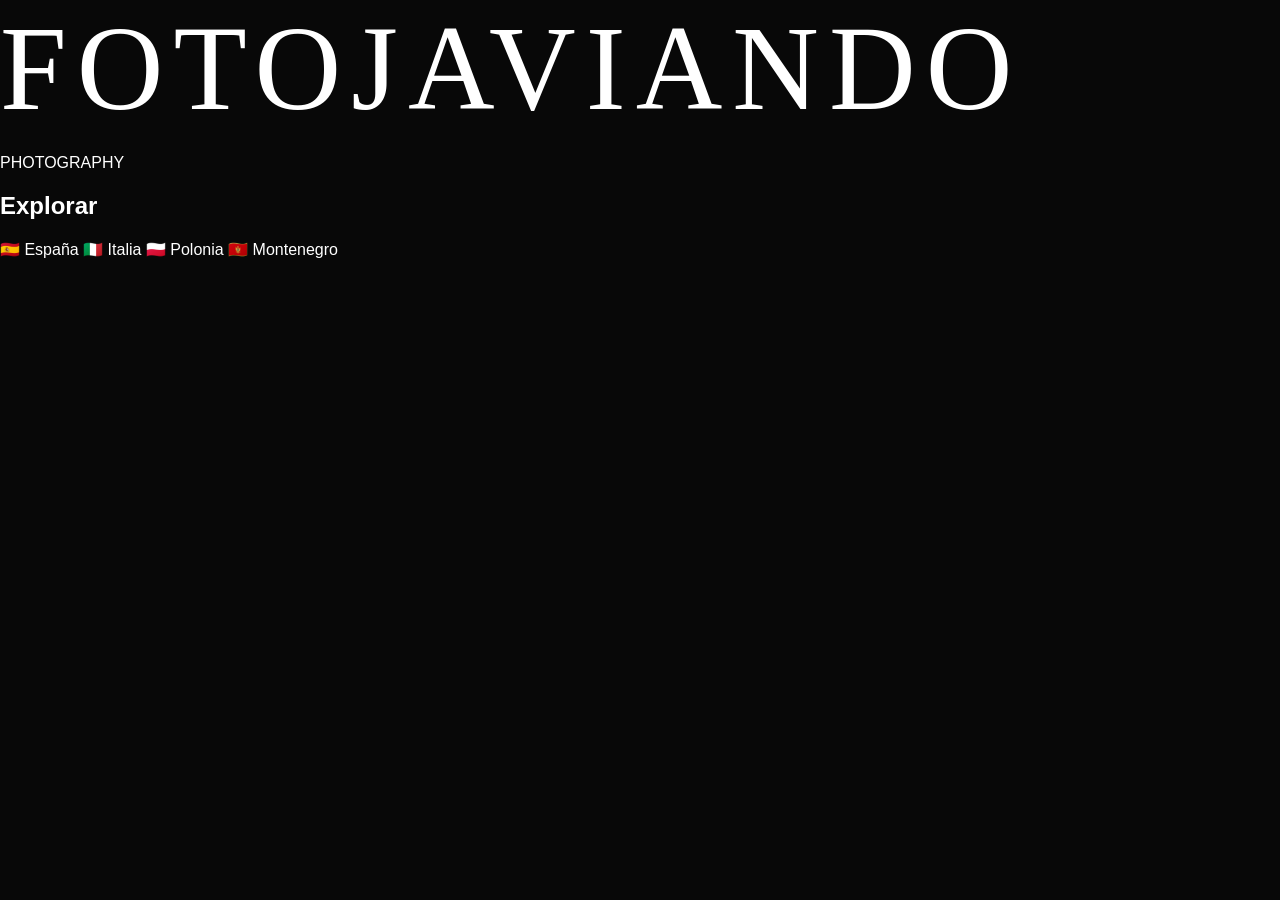
<file: Index.html>
<!DOCTYPE html>
<html lang="es">

<head>
    <meta charset="UTF-8">
    <meta name="viewport" content="width=device-width, initial-scale=1.0">
    <title>FotoJaviando</title>
    <link rel="stylesheet" href="style.css">
</head>

<body>

    <header>
        <h1>FOTOJAVIANDO</h1>
        <p>PHOTOGRAPHY</p>
    </header>

    <main>
        <h2>Explorar</h2>

        <div class="lugares">

            <a class="lugar" href="espana.html">
                🇪🇸 España
            </a>

            <a class="lugar" href="#">
                🇮🇹 Italia
            </a>

            <a class="lugar" href="#">
                🇵🇱 Polonia
            </a>

            <a class="lugar" href="#">
                🇲🇪 Montenegro
            </a>

        </div>
    </main>

</body>

</html>
</file>
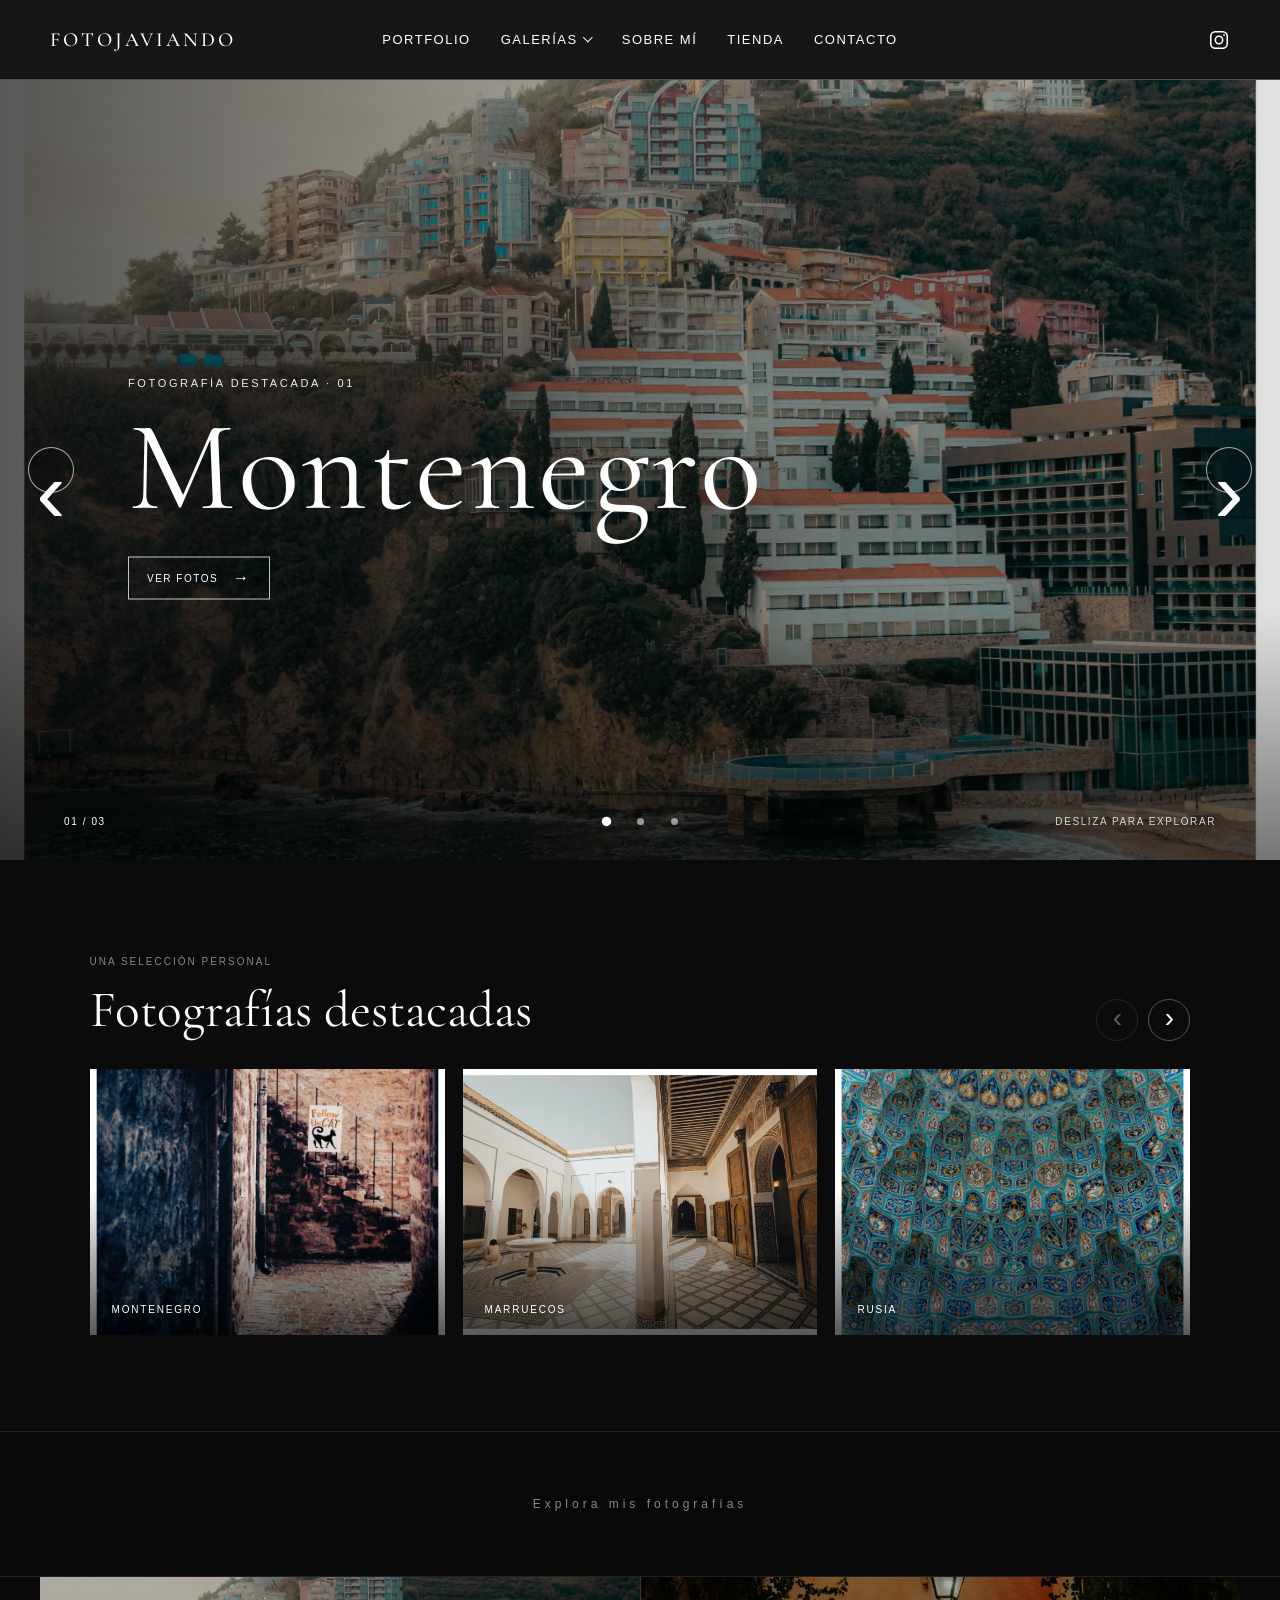
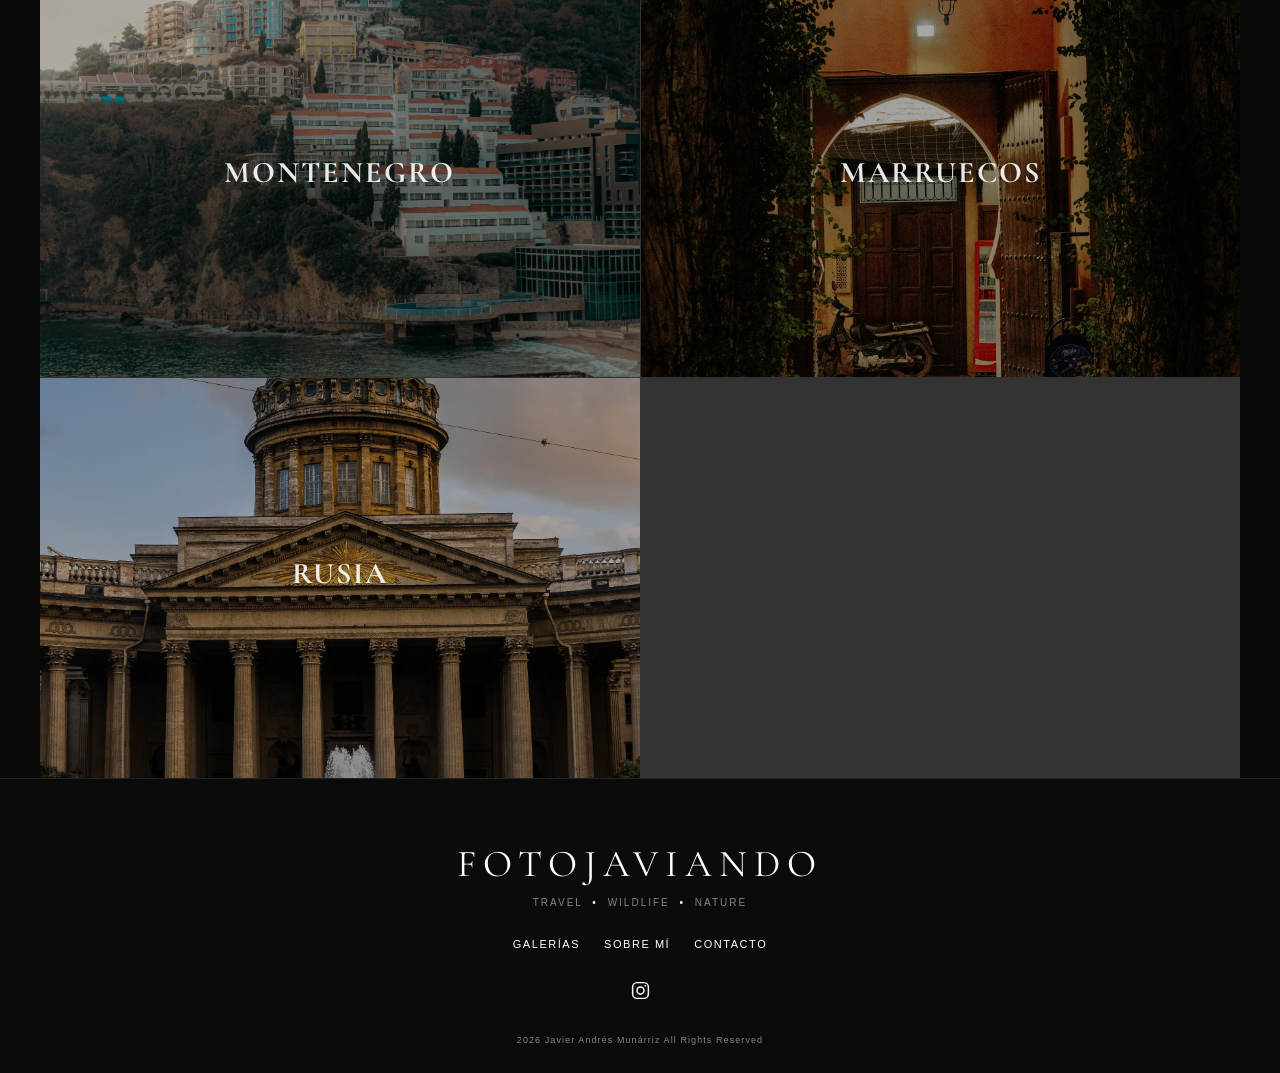
<file: index.html>
<!DOCTYPE html>
<html lang="es">

<head>
    <meta charset="UTF-8">
    <meta name="viewport" content="width=device-width, initial-scale=1.0">

    <title>FotoJaviando | Photography</title>

    <link rel="stylesheet" href="style.css">
    <link rel="preconnect" href="https://fonts.googleapis.com">
<link rel="preconnect" href="https://fonts.gstatic.com" crossorigin>
<link href="https://fonts.googleapis.com/css2?family=Cormorant+Garamond:wght@400;500;700&display=swap" rel="stylesheet">
</head>

<body>

 <header class="navbar">
    <a href="index.html" class="logo">FOTOJAVIANDO</a>

    <nav>
        <a href="index.html">PORTFOLIO</a>
        <details class="nav-dropdown">
            <summary>GALERÍAS</summary>
            <div class="nav-dropdown-menu">
                <a href="#countries">VIAJES</a>
                <a href="cronicas.html">CRÓNICAS</a>
                <a href="fauna.html">FAUNA</a>
            </div>
        </details>
        <a href="sobre-mi.html">SOBRE MÍ</a>
        <a href="tienda.html">TIENDA</a>
        <a href="contacto.html">CONTACTO</a>
    </nav>

    <a class="instagram-link" href="https://www.instagram.com/fotojaviando/" target="_blank" rel="noopener noreferrer" aria-label="Visita FotoJaviando en Instagram">
        <svg viewBox="0 0 24 24" aria-hidden="true">
            <rect x="3" y="3" width="18" height="18" rx="5"></rect>
            <circle cx="12" cy="12" r="4"></circle>
            <circle class="instagram-dot" cx="17.5" cy="6.5" r="1"></circle>
        </svg>
    </a>
</header>


    <main class="home-main">
        <section class="featured" aria-label="Fotografías destacadas" aria-roledescription="carrusel">
            <div class="featured-slides">
                <article class="featured-slide is-active" aria-hidden="false">
                    <img src="montenegro/mn6.webp" alt="Fotografía destacada de Montenegro" fetchpriority="high">
                    <div class="featured-caption">
                        <p class="featured-kicker">FOTOGRAFÍA DESTACADA · 01</p>
                        <h1>Montenegro</h1>
                        <a href="montenegro/montenegro.html">VER FOTOS <span aria-hidden="true">→</span></a>
                    </div>
                </article>

                <article class="featured-slide" aria-hidden="true">
                    <img src="marruecos/marruecos1.webp" alt="Fotografía destacada de Marruecos" loading="lazy">
                    <div class="featured-caption">
                        <p class="featured-kicker">FOTOGRAFÍA DESTACADA · 02</p>
                        <h2>Marruecos</h2>
                        <a href="marruecos/marruecos.html" tabindex="-1">VER FOTOS <span aria-hidden="true">→</span></a>
                    </div>
                </article>

                <article class="featured-slide" aria-hidden="true">
                    <img src="rusia/rusia12.webp" alt="Fotografía destacada de Rusia" loading="lazy">
                    <div class="featured-caption">
                        <p class="featured-kicker">FOTOGRAFÍA DESTACADA · 03</p>
                        <h2>Rusia</h2>
                        <a href="rusia/rusia.html" tabindex="-1">VER FOTOS <span aria-hidden="true">→</span></a>
                    </div>
                </article>
            </div>

            <button class="featured-arrow featured-prev" type="button" aria-label="Fotografía anterior">‹</button>
            <button class="featured-arrow featured-next" type="button" aria-label="Fotografía siguiente">›</button>

            <div class="featured-footer">
                <span class="featured-count" aria-live="polite">01 / 03</span>
                <div class="featured-dots" aria-label="Elegir fotografía destacada">
                    <button class="is-active" type="button" aria-label="Mostrar fotografía 1 de 3" aria-current="true"></button>
                    <button type="button" aria-label="Mostrar fotografía 2 de 3" aria-current="false"></button>
                    <button type="button" aria-label="Mostrar fotografía 3 de 3" aria-current="false"></button>
                </div>
                <span class="featured-hint">DESLIZA PARA EXPLORAR</span>
            </div>
        </section>

        <section class="photo-selection" aria-labelledby="photo-selection-title">
            <div class="photo-selection-heading">
                <div>
                    <p class="photo-selection-kicker">UNA SELECCIÓN PERSONAL</p>
                    <h2 id="photo-selection-title">Fotografías destacadas</h2>
                </div>
                <div class="photo-selection-controls">
                    <button class="photo-selection-prev" type="button" aria-label="Fotos anteriores" aria-controls="photo-selection-track">‹</button>
                    <button class="photo-selection-next" type="button" aria-label="Fotos siguientes" aria-controls="photo-selection-track">›</button>
                </div>
            </div>
            <div class="photo-selection-track" id="photo-selection-track" tabindex="0" aria-label="Selección de fotografías">
                <a class="photo-selection-card" href="montenegro/montenegro.html">
                    <img src="montenegro/mn3.webp" alt="Fotografía de Montenegro" loading="lazy">
                    <span>MONTENEGRO</span>
                </a>
                <a class="photo-selection-card" href="marruecos/marruecos.html">
                    <img src="marruecos/marruecos8.webp" alt="Fotografía de Marruecos" loading="lazy">
                    <span>MARRUECOS</span>
                </a>
                <a class="photo-selection-card" href="rusia/rusia.html">
                    <img src="rusia/rusia20.webp" alt="Fotografía de Rusia" loading="lazy">
                    <span>RUSIA</span>
                </a>
                <a class="photo-selection-card" href="montenegro/montenegro.html">
                    <img src="montenegro/al4.webp" alt="Fotografía de Montenegro" loading="lazy">
                    <span>MONTENEGRO</span>
                </a>
                <a class="photo-selection-card" href="marruecos/marruecos.html">
                    <img src="marruecos/marruecos19.webp" alt="Fotografía de Marruecos" loading="lazy">
                    <span>MARRUECOS</span>
                </a>
                <a class="photo-selection-card" href="rusia/rusia.html">
                    <img src="rusia/rusia35.webp" alt="Fotografía de Rusia" loading="lazy">
                    <span>RUSIA</span>
                </a>
            </div>
        </section>

        <section class="intro">
            <p>Explora mis fotografías</p>
        </section>


        <section class="countries" id="countries">

    <a href="montenegro/montenegro.html" class="country country-montenegro">
    <div>
        <h2>MONTENEGRO</h2>
    </div>
    </a>
            <a href="marruecos/marruecos.html" class="country country-marruecos">
    <div>
        <h2>MARRUECOS</h2>
    </div>
    </a>
            <a href="rusia/rusia.html" class="country country-rusia">
    <div>
        <h2>RUSIA</h2>
    </div>
    </a>

        </section>

    </main>


    <footer class="site-footer">
        <a class="footer-brand" href="index.html">FOTOJAVIANDO</a>
        <p class="footer-tagline">TRAVEL <span>•</span> WILDLIFE <span>•</span> NATURE</p>
        <nav class="footer-navigation" aria-label="Enlaces del pie de página">
            <div class="footer-gallery-links">
                <a href="index.html#countries">GALERÍAS</a>
                <a href="sobre-mi.html">SOBRE MÍ</a>
                <a href="contacto.html">CONTACTO</a>
            </div>
        </nav>
        <a class="footer-instagram" href="https://www.instagram.com/fotojaviando/" target="_blank" rel="noopener noreferrer" aria-label="Visita FotoJaviando en Instagram">
            <svg viewBox="0 0 24 24" aria-hidden="true">
                <rect x="3" y="3" width="18" height="18" rx="5"></rect>
                <circle cx="12" cy="12" r="4"></circle>
                <circle class="instagram-dot" cx="17.5" cy="6.5" r="1"></circle>
            </svg>
        </a>
        <p class="footer-copyright">2026 Javier Andrés Munárriz All Rights Reserved</p>
    </footer>

    <script src="featured.js"></script>
    <script src="photo-carousel.js"></script>
</body>
</html>
</file>
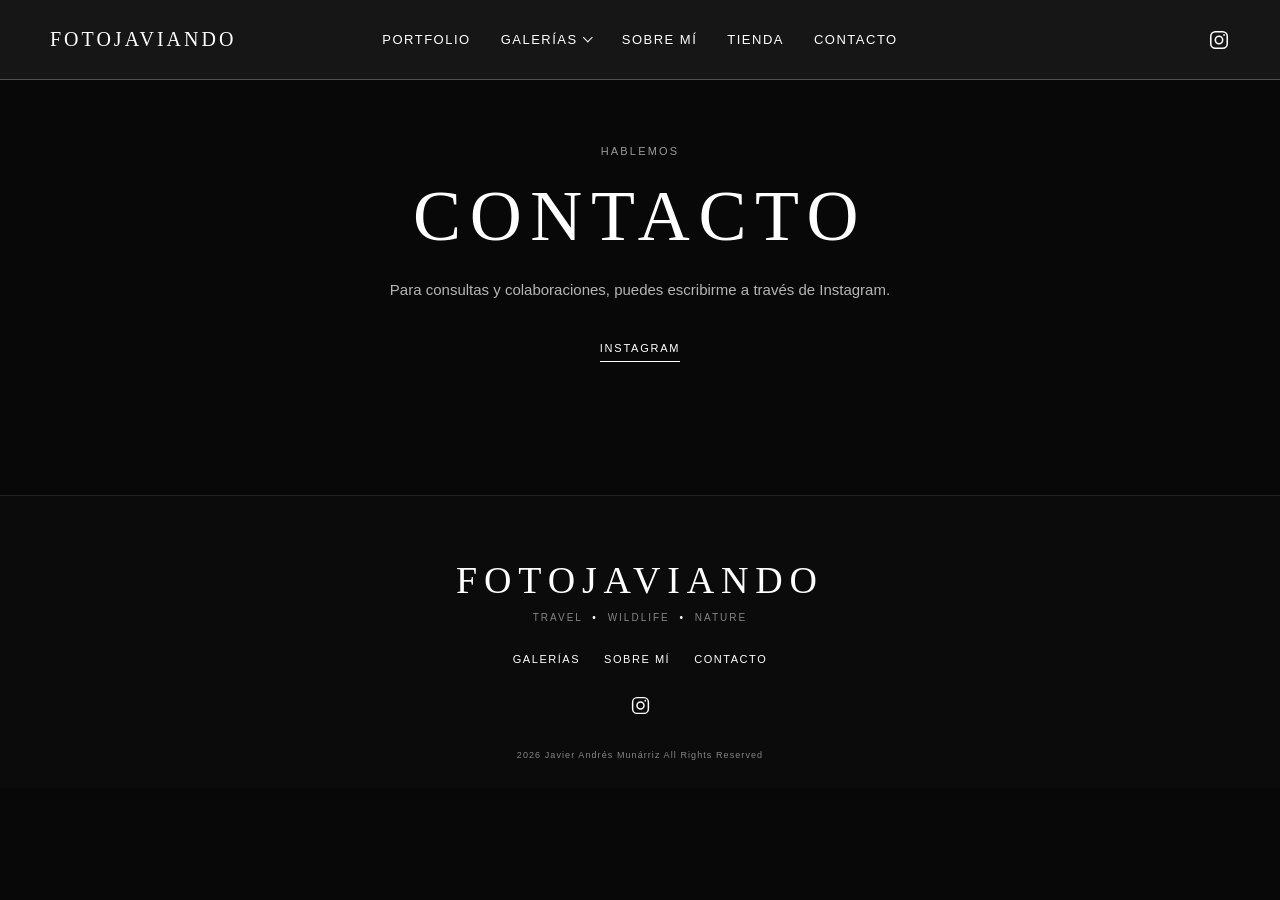
<file: contacto.html>
<!DOCTYPE html>
<html lang="es">

<head>
    <meta charset="UTF-8">
    <meta name="viewport" content="width=device-width, initial-scale=1.0">

    <title>Contacto | FotoJaviando</title>

    <link rel="stylesheet" href="style.css">
</head>

<body>

<header class="navbar">
    <a href="index.html" class="logo">FOTOJAVIANDO</a>

    <nav>
        <a href="index.html">PORTFOLIO</a>
        <details class="nav-dropdown">
            <summary>GALERÍAS</summary>
            <div class="nav-dropdown-menu">
                <a href="index.html#countries">VIAJES</a>
                <a href="cronicas.html">CRÓNICAS</a>
                <a href="fauna.html">FAUNA</a>
            </div>
        </details>
        <a href="sobre-mi.html">SOBRE MÍ</a>
        <a href="tienda.html">TIENDA</a>
        <a href="contacto.html" aria-current="page">CONTACTO</a>
    </nav>

    <a class="instagram-link" href="https://www.instagram.com/fotojaviando/" target="_blank" rel="noopener noreferrer" aria-label="Visita FotoJaviando en Instagram">
        <svg viewBox="0 0 24 24" aria-hidden="true">
            <rect x="3" y="3" width="18" height="18" rx="5"></rect>
            <circle cx="12" cy="12" r="4"></circle>
            <circle class="instagram-dot" cx="17.5" cy="6.5" r="1"></circle>
        </svg>
    </a>
</header>

<main class="contacto-page">
    <section class="contacto-content">
        <p>HABLEMOS</p>
        <h1>Contacto</h1>
        <p>Para consultas y colaboraciones, puedes escribirme a través de Instagram.</p>
        <a class="contacto-instagram" href="https://www.instagram.com/fotojaviando/" target="_blank" rel="noopener noreferrer">
            INSTAGRAM
        </a>
    </section>
</main>

<footer class="site-footer">
    <a class="footer-brand" href="index.html">FOTOJAVIANDO</a>
    <p class="footer-tagline">TRAVEL <span>•</span> WILDLIFE <span>•</span> NATURE</p>
    <nav class="footer-navigation" aria-label="Enlaces del pie de página">
        <div class="footer-gallery-links">
            <a href="index.html#countries">GALERÍAS</a>
            <a href="sobre-mi.html">SOBRE MÍ</a>
            <a href="contacto.html">CONTACTO</a>
        </div>
    </nav>
    <a class="footer-instagram" href="https://www.instagram.com/fotojaviando/" target="_blank" rel="noopener noreferrer" aria-label="Visita FotoJaviando en Instagram">
        <svg viewBox="0 0 24 24" aria-hidden="true">
            <rect x="3" y="3" width="18" height="18" rx="5"></rect>
            <circle cx="12" cy="12" r="4"></circle>
            <circle class="instagram-dot" cx="17.5" cy="6.5" r="1"></circle>
        </svg>
    </a>
    <p class="footer-copyright">2026 Javier Andrés Munárriz All Rights Reserved</p>
</footer>

</body>
</html>
</file>
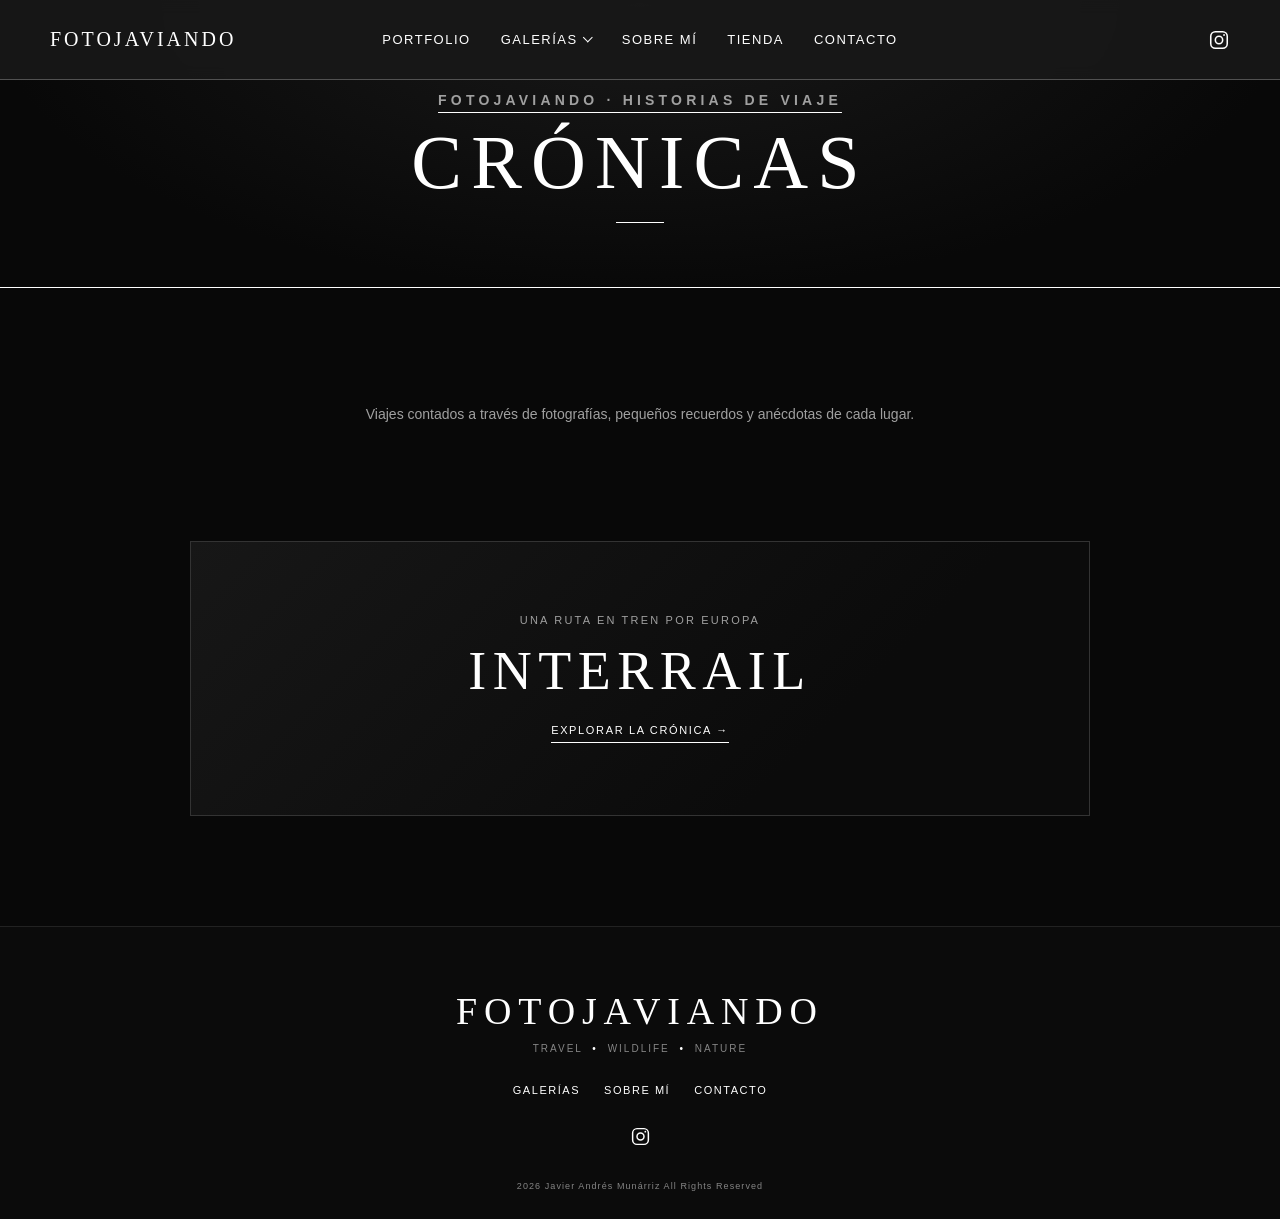
<file: cronicas.html>
<!DOCTYPE html>
<html lang="es">

<head>
    <meta charset="UTF-8">
    <meta name="viewport" content="width=device-width, initial-scale=1.0">
    <meta name="description" content="Crónicas de viaje de FotoJaviando: fotografías, historias y anécdotas de cada destino.">
    <title>Crónicas | FotoJaviando</title>
    <link rel="stylesheet" href="style.css">
</head>

<body>

<header class="navbar">
    <a href="index.html" class="logo">FOTOJAVIANDO</a>

    <nav>
        <a href="index.html">PORTFOLIO</a>
        <details class="nav-dropdown">
            <summary>GALERÍAS</summary>
            <div class="nav-dropdown-menu">
                <a href="index.html#countries">VIAJES</a>
                <a href="cronicas.html" aria-current="page">CRÓNICAS</a>
                <a href="fauna.html">FAUNA</a>
            </div>
        </details>
        <a href="sobre-mi.html">SOBRE MÍ</a>
        <a href="tienda.html">TIENDA</a>
        <a href="contacto.html">CONTACTO</a>
    </nav>

    <a class="instagram-link" href="https://www.instagram.com/fotojaviando/" target="_blank" rel="noopener noreferrer" aria-label="Visita FotoJaviando en Instagram">
        <svg viewBox="0 0 24 24" aria-hidden="true">
            <rect x="3" y="3" width="18" height="18" rx="5"></rect>
            <circle cx="12" cy="12" r="4"></circle>
            <circle class="instagram-dot" cx="17.5" cy="6.5" r="1"></circle>
        </svg>
    </a>
</header>

<header class="page-header page-header-with-navbar">
    <p class="small">FOTOJAVIANDO · HISTORIAS DE VIAJE</p>
    <h1>CRÓNICAS</h1>
</header>

<main>
    <section class="chronicles-intro" aria-label="Sobre las crónicas">
        <p>Viajes contados a través de fotografías, pequeños recuerdos y anécdotas de cada lugar.</p>
    </section>

    <a class="chronicle-card" href="interrail.html">
        <p>UNA RUTA EN TREN POR EUROPA</p>
        <h2>INTERRAIL</h2>
        <span>EXPLORAR LA CRÓNICA <span aria-hidden="true">→</span></span>
    </a>
</main>

<footer class="site-footer">
    <a class="footer-brand" href="index.html">FOTOJAVIANDO</a>
    <p class="footer-tagline">TRAVEL <span>•</span> WILDLIFE <span>•</span> NATURE</p>
    <nav class="footer-navigation" aria-label="Enlaces del pie de página">
        <div class="footer-gallery-links">
            <a href="index.html#countries">GALERÍAS</a>
            <a href="sobre-mi.html">SOBRE MÍ</a>
            <a href="contacto.html">CONTACTO</a>
        </div>
    </nav>
    <a class="footer-instagram" href="https://www.instagram.com/fotojaviando/" target="_blank" rel="noopener noreferrer" aria-label="Visita FotoJaviando en Instagram">
        <svg viewBox="0 0 24 24" aria-hidden="true">
            <rect x="3" y="3" width="18" height="18" rx="5"></rect>
            <circle cx="12" cy="12" r="4"></circle>
            <circle class="instagram-dot" cx="17.5" cy="6.5" r="1"></circle>
        </svg>
    </a>
    <p class="footer-copyright">2026 Javier Andrés Munárriz All Rights Reserved</p>
</footer>

</body>
</html>
</file>
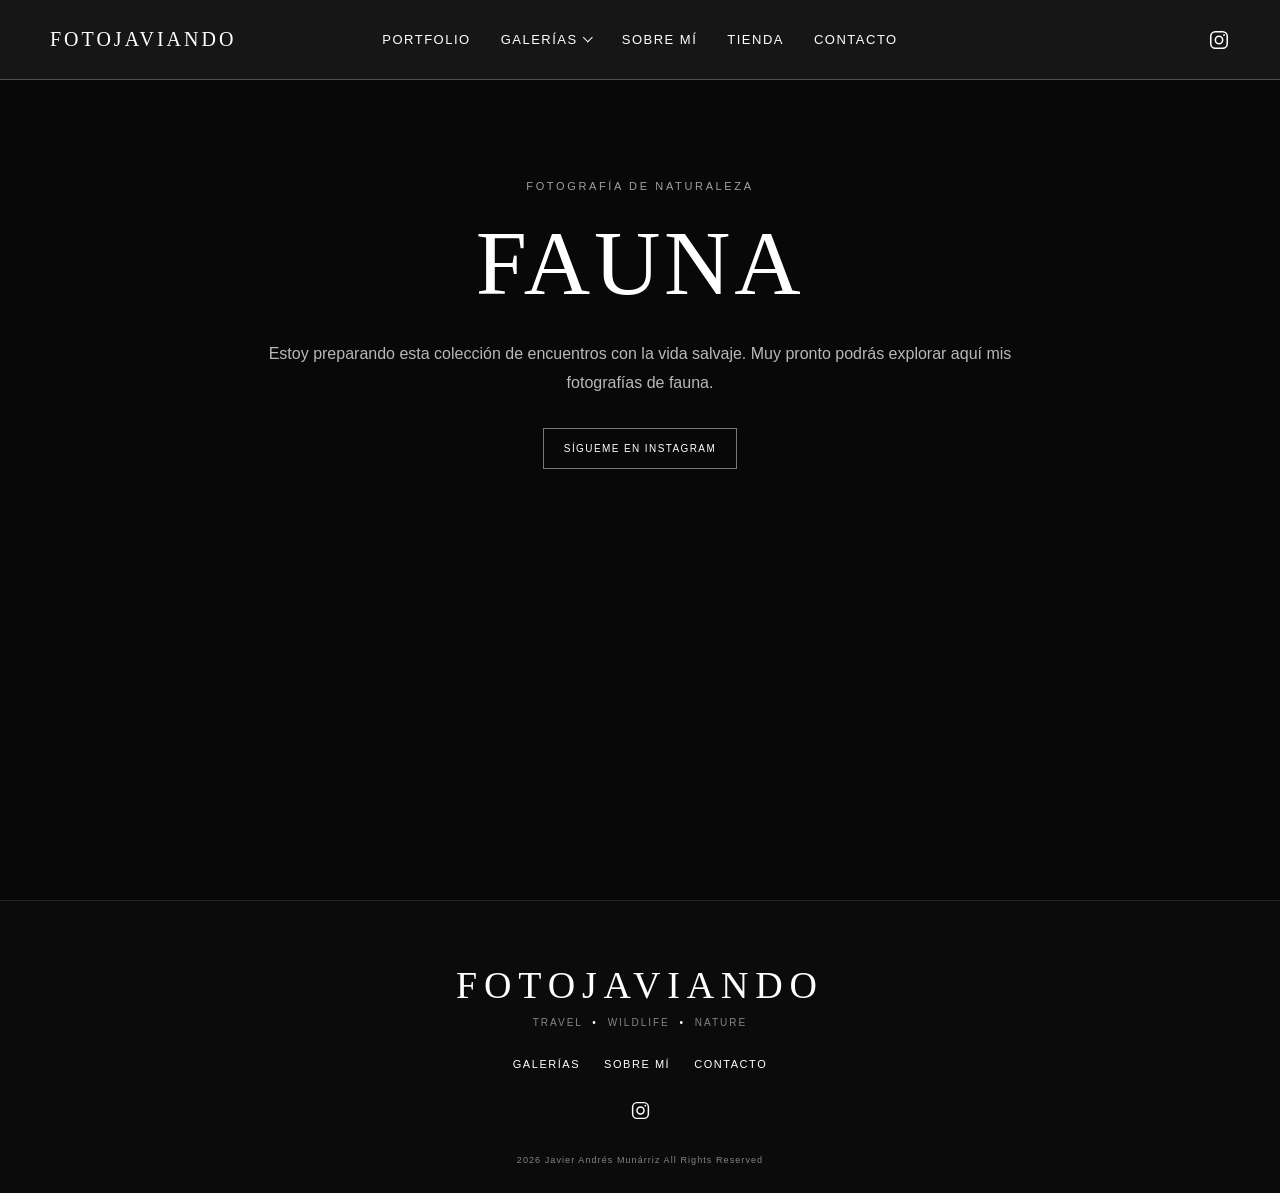
<file: fauna.html>
<!DOCTYPE html>
<html lang="es">

<head>
    <meta charset="UTF-8">
    <meta name="viewport" content="width=device-width, initial-scale=1.0">

    <title>Fauna | FotoJaviando</title>

    <link rel="stylesheet" href="style.css">
</head>

<body>

<header class="navbar">
    <a href="index.html" class="logo">FOTOJAVIANDO</a>

    <nav>
        <a href="index.html">PORTFOLIO</a>
        <details class="nav-dropdown">
            <summary>GALERÍAS</summary>
            <div class="nav-dropdown-menu">
                <a href="index.html#countries">VIAJES</a>
                <a href="cronicas.html">CRÓNICAS</a>
                <a href="fauna.html" aria-current="page">FAUNA</a>
            </div>
        </details>
        <a href="sobre-mi.html">SOBRE MÍ</a>
        <a href="tienda.html">TIENDA</a>
        <a href="contacto.html">CONTACTO</a>
    </nav>

    <a class="instagram-link" href="https://www.instagram.com/fotojaviando/" target="_blank" rel="noopener noreferrer" aria-label="Visita FotoJaviando en Instagram">
        <svg viewBox="0 0 24 24" aria-hidden="true">
            <rect x="3" y="3" width="18" height="18" rx="5"></rect>
            <circle cx="12" cy="12" r="4"></circle>
            <circle class="instagram-dot" cx="17.5" cy="6.5" r="1"></circle>
        </svg>
    </a>
</header>

<main class="fauna-page">
    <section class="fauna-intro">
        <p class="fauna-eyebrow">FOTOGRAFÍA DE NATURALEZA</p>
        <h1>Fauna</h1>
        <p>
            Estoy preparando esta colección de encuentros con la vida salvaje.
            Muy pronto podrás explorar aquí mis fotografías de fauna.
        </p>
        <a class="fauna-contacto" href="https://www.instagram.com/fotojaviando/" target="_blank" rel="noopener noreferrer">
            SÍGUEME EN INSTAGRAM
        </a>
    </section>
</main>

<footer class="site-footer">
    <a class="footer-brand" href="index.html">FOTOJAVIANDO</a>
    <p class="footer-tagline">TRAVEL <span>•</span> WILDLIFE <span>•</span> NATURE</p>
    <nav class="footer-navigation" aria-label="Enlaces del pie de página">
        <div class="footer-gallery-links">
            <a href="index.html#countries">GALERÍAS</a>
            <a href="sobre-mi.html">SOBRE MÍ</a>
            <a href="contacto.html">CONTACTO</a>
        </div>
    </nav>
    <a class="footer-instagram" href="https://www.instagram.com/fotojaviando/" target="_blank" rel="noopener noreferrer" aria-label="Visita FotoJaviando en Instagram">
        <svg viewBox="0 0 24 24" aria-hidden="true">
            <rect x="3" y="3" width="18" height="18" rx="5"></rect>
            <circle cx="12" cy="12" r="4"></circle>
            <circle class="instagram-dot" cx="17.5" cy="6.5" r="1"></circle>
        </svg>
    </a>
    <p class="footer-copyright">2026 Javier Andrés Munárriz All Rights Reserved</p>
</footer>

</body>
</html>
</file>
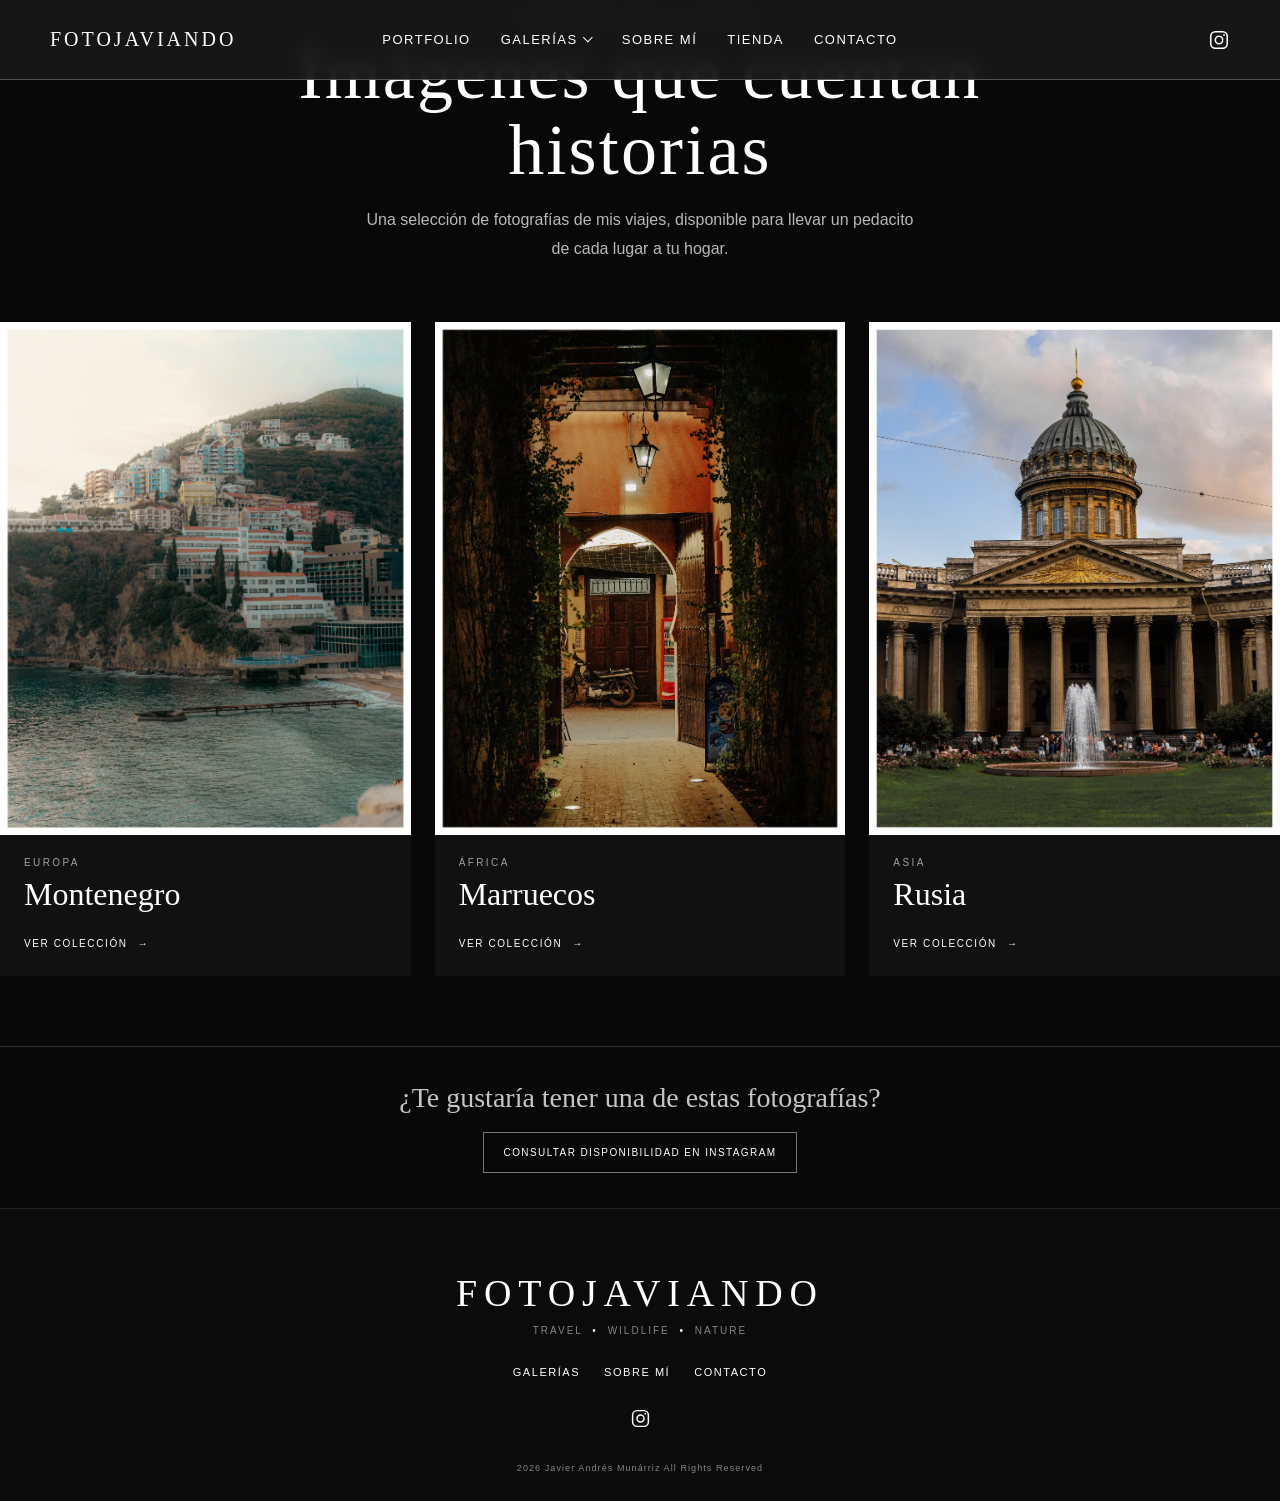
<file: tienda.html>
<!DOCTYPE html>
<html lang="es">

<head>
    <meta charset="UTF-8">
    <meta name="viewport" content="width=device-width, initial-scale=1.0">

    <title>Tienda | FotoJaviando</title>

    <link rel="stylesheet" href="style.css">
</head>

<body>

<header class="navbar">
    <a href="index.html" class="logo">FOTOJAVIANDO</a>

    <nav>
        <a href="index.html">PORTFOLIO</a>
        <details class="nav-dropdown">
            <summary>GALERÍAS</summary>
            <div class="nav-dropdown-menu">
                <a href="index.html#countries">VIAJES</a>
                <a href="cronicas.html">CRÓNICAS</a>
                <a href="fauna.html">FAUNA</a>
            </div>
        </details>
        <a href="sobre-mi.html">SOBRE MÍ</a>
        <a href="tienda.html" aria-current="page">TIENDA</a>
        <a href="contacto.html">CONTACTO</a>
    </nav>

    <a class="instagram-link" href="https://www.instagram.com/fotojaviando/" target="_blank" rel="noopener noreferrer" aria-label="Visita FotoJaviando en Instagram">
        <svg viewBox="0 0 24 24" aria-hidden="true">
            <rect x="3" y="3" width="18" height="18" rx="5"></rect>
            <circle cx="12" cy="12" r="4"></circle>
            <circle class="instagram-dot" cx="17.5" cy="6.5" r="1"></circle>
        </svg>
    </a>
</header>

<main class="tienda">
    <section class="tienda-intro">
        <p class="tienda-etiqueta">FOTOGRAFÍA PARA TU ESPACIO</p>
        <h1>Imágenes que cuentan historias</h1>
        <p class="tienda-descripcion">
            Una selección de fotografías de mis viajes, disponible para llevar un
            pedacito de cada lugar a tu hogar.
        </p>
    </section>

    <section class="tienda-colecciones" aria-label="Fotografías destacadas">
        <article class="tienda-tarjeta">
            <a class="tienda-foto" href="montenegro/montenegro.html" aria-label="Ver fotografías de Montenegro">
                <img src="montenegro/mn6.webp" alt="Fotografía de la colección de Montenegro" loading="lazy">
            </a>
            <div class="tienda-info">
                <p class="tienda-lugar">EUROPA</p>
                <h2>Montenegro</h2>
                <a class="tienda-enlace" href="montenegro/montenegro.html">VER COLECCIÓN <span aria-hidden="true">→</span></a>
            </div>
        </article>

        <article class="tienda-tarjeta">
            <a class="tienda-foto" href="marruecos/marruecos.html" aria-label="Ver fotografías de Marruecos">
                <img src="marruecos/marruecos1.webp" alt="Fotografía de la colección de Marruecos" loading="lazy">
            </a>
            <div class="tienda-info">
                <p class="tienda-lugar">ÁFRICA</p>
                <h2>Marruecos</h2>
                <a class="tienda-enlace" href="marruecos/marruecos.html">VER COLECCIÓN <span aria-hidden="true">→</span></a>
            </div>
        </article>

        <article class="tienda-tarjeta">
            <a class="tienda-foto" href="rusia/rusia.html" aria-label="Ver fotografías de Rusia">
                <img src="rusia/rusia12.webp" alt="Fotografía de la colección de Rusia" loading="lazy">
            </a>
            <div class="tienda-info">
                <p class="tienda-lugar">ASIA</p>
                <h2>Rusia</h2>
                <a class="tienda-enlace" href="rusia/rusia.html">VER COLECCIÓN <span aria-hidden="true">→</span></a>
            </div>
        </article>
    </section>

    <section class="tienda-consulta">
        <p>¿Te gustaría tener una de estas fotografías?</p>
        <a href="https://www.instagram.com/fotojaviando/" target="_blank" rel="noopener noreferrer">
            CONSULTAR DISPONIBILIDAD EN INSTAGRAM
        </a>
    </section>
</main>

<footer class="site-footer">
    <a class="footer-brand" href="index.html">FOTOJAVIANDO</a>
    <p class="footer-tagline">TRAVEL <span>•</span> WILDLIFE <span>•</span> NATURE</p>
    <nav class="footer-navigation" aria-label="Enlaces del pie de página">
        <div class="footer-gallery-links">
            <a href="index.html#countries">GALERÍAS</a>
            <a href="sobre-mi.html">SOBRE MÍ</a>
            <a href="contacto.html">CONTACTO</a>
        </div>
    </nav>
    <a class="footer-instagram" href="https://www.instagram.com/fotojaviando/" target="_blank" rel="noopener noreferrer" aria-label="Visita FotoJaviando en Instagram">
        <svg viewBox="0 0 24 24" aria-hidden="true">
            <rect x="3" y="3" width="18" height="18" rx="5"></rect>
            <circle cx="12" cy="12" r="4"></circle>
            <circle class="instagram-dot" cx="17.5" cy="6.5" r="1"></circle>
        </svg>
    </a>
    <p class="footer-copyright">2026 Javier Andrés Munárriz All Rights Reserved</p>
</footer>

</body>
</html>
</file>
<file: style.css>
* {
    box-sizing: border-box;
}

html {
    scroll-behavior: smooth;
}

body {
    margin: 0;
    padding: 0;
    background: #080808;
    color: #ffffff;
    font-family: Arial, Helvetica, sans-serif;
}


/* PORTADA */

.hero {
    width: 100%;
    height: 100vh;
    min-height: 500px;

    display: flex;
    align-items: center;
    justify-content: center;

    text-align: center;

    background: #080808;
}

.hero-text {
    padding: 20px;
}


/* PHOTOGRAPHY */

.small {
    margin: 0 0 22px;

    color: #888888;

    font-family: Arial, Helvetica, sans-serif;
    font-size: clamp(18px, 2vw, 24px);
    letter-spacing: 7px;
}


/* FOTOJAVIANDO */

h1 {
    margin: 0;

    color: #ffffff;

    font-family: "Cormorant Garamond", Georgia, serif;

      font-size: clamp(55px, 10vw, 120px);

    font-weight: 400;

    letter-spacing: 10px;

    text-transform: uppercase;
}

.page-header {
    padding: clamp(52px, 9vw, 92px) 20px clamp(38px, 7vw, 64px);
    text-align: center;
    border-bottom: 1px solid #ffffff;
    background: radial-gradient(ellipse at 50% 0, #191919 0, #080808 72%);
}

@media (min-width: 701px) {
    .page-header-with-navbar {
        padding-top: max(80px, clamp(52px, 9vw, 92px));
    }
}

.page-header .small {
    margin-bottom: 16px;
    color: #a0a0a0;
    font-size: clamp(12px, 1.2vw, 14px);
    font-weight: 700;
    letter-spacing: 0.3em;
    text-decoration: underline;
    text-decoration-color: #ffffff;
    text-decoration-thickness: 1px;
    text-underline-offset: 7px;
}

.page-header h1 {
    font-size: clamp(38px, 7vw, 76px);
    letter-spacing: 0.12em;
    line-height: 1;
    animation: country-title-enter 650ms ease-out both;
}

@keyframes country-title-enter {
    from {
        opacity: 0;
        transform: translateY(10px);
    }

    to {
        opacity: 1;
        transform: translateY(0);
    }
}

.page-header h1::after {
    display: block;
    width: 48px;
    height: 1px;
    margin: 22px auto 0;
    background: #ffffff;
    content: "";
}

@media (prefers-reduced-motion: reduce) {
    .page-header h1 {
        animation: none;
    }
}


/* TRAVEL · WILDLIFE · NATURE */

.subtitle {
    margin: 25px 0 0;

    color: #777777;

    font-family: Arial, Helvetica, sans-serif;

    font-size: 11px;

    letter-spacing: 5px;
}


/* SEPARADOR */

.intro {
    padding: 65px 20px;

    text-align: center;

    border-top: 1px solid #222222;
    border-bottom: 1px solid #222222;
}

.intro p {
    margin: 0;

    color: #888888;

    font-size: 12px;

    letter-spacing: 4px;
}


/* FOTOGRAFÍAS DESTACADAS */

.home-main {
    padding-top: 80px;
}

.featured {
    position: relative;
    width: 100%;
    height: clamp(460px, calc(100svh - 80px), 780px);
    min-height: 460px;
    overflow: hidden;
    background: #111111;
    touch-action: pan-y;
}

.featured-slides,
.featured-slide {
    position: absolute;
    inset: 0;
}

.featured-slide {
    opacity: 0;
    pointer-events: none;
    transition: opacity 700ms ease;
}

.featured-slide.is-active {
    z-index: 1;
    opacity: 1;
    pointer-events: auto;
}

.featured-slide::after {
    position: absolute;
    inset: 0;
    background: linear-gradient(90deg, rgba(0, 0, 0, 0.66), rgba(0, 0, 0, 0.12) 75%),
        linear-gradient(0deg, rgba(0, 0, 0, 0.48), transparent 32%);
    content: "";
}

.featured-slide > img {
    display: block;
    width: 100%;
    height: 100%;
    object-fit: cover;
    object-position: center 45%;
}

.featured-caption {
    position: absolute;
    z-index: 1;
    top: 50%;
    left: clamp(28px, 10vw, 150px);
    width: min(650px, calc(100% - 56px));
    transform: translateY(-42%);
}

.featured-kicker {
    margin: 0 0 18px;
    color: #ededed;
    font-size: 11px;
    letter-spacing: 0.24em;
}

.featured-caption h1,
.featured-caption h2 {
    margin: 0 0 28px;
    color: #ffffff;
    font-family: "Cormorant Garamond", Georgia, serif;
    font-size: clamp(64px, 10vw, 132px);
    font-weight: 400;
    letter-spacing: 0.02em;
    line-height: 0.95;
    text-transform: none;
}

.featured-caption a {
    display: inline-flex;
    align-items: center;
    gap: 15px;
    padding: 15px 18px;
    border: 1px solid rgba(255, 255, 255, 0.75);
    color: #ffffff;
    font-size: 10px;
    letter-spacing: 0.15em;
    text-decoration: none;
    transition: background 200ms ease, color 200ms ease;
}

.featured-caption a:hover {
    background: #ffffff;
    color: #111111;
}

.featured-caption a span {
    font-size: 16px;
    line-height: 10px;
}

.featured-arrow {
    position: absolute;
    z-index: 2;
    top: 50%;
    display: grid;
    width: 46px;
    height: 46px;
    padding: 0;
    place-items: center;
    transform: translateY(-50%);
    border: 1px solid rgba(255, 255, 255, 0.65);
    border-radius: 50%;
    background: rgba(0, 0, 0, 0.18);
    color: #ffffff;
    cursor: pointer;
    font-size: clamp(56px, 7vw, 88px);
    font-weight: 200;
    line-height: 1;
    transition: background 200ms ease;
}

.featured-arrow:hover {
    background: rgba(0, 0, 0, 0.55);
}

.featured-prev {
    left: 28px;
}

.featured-next {
    right: 28px;
}

.featured-footer {
    position: absolute;
    z-index: 2;
    right: clamp(28px, 5vw, 72px);
    bottom: 27px;
    left: clamp(28px, 5vw, 72px);
    display: grid;
    grid-template-columns: 1fr auto 1fr;
    align-items: center;
    color: #ffffff;
}

.featured-count,
.featured-hint {
    font-size: 10px;
    letter-spacing: 0.16em;
}

.featured-hint {
    justify-self: end;
    color: rgba(255, 255, 255, 0.8);
}

.featured-dots {
    display: flex;
    align-items: center;
    gap: 10px;
}

.featured-dots button {
    width: 24px;
    height: 24px;
    padding: 0;
    border: 0;
    background: transparent;
    cursor: pointer;
}

.featured-dots button::after {
    display: block;
    width: 7px;
    height: 7px;
    margin: auto;
    border-radius: 50%;
    background: rgba(255, 255, 255, 0.55);
    content: "";
    transition: background 200ms ease, transform 200ms ease;
}

.featured-dots button.is-active::after {
    transform: scale(1.35);
    background: #ffffff;
}

.photo-selection {
    padding: clamp(54px, 8vw, 96px) clamp(22px, 7vw, 100px);
    background: #0b0b0b;
}

.photo-selection-heading {
    display: flex;
    align-items: end;
    justify-content: space-between;
    gap: 24px;
    max-width: 1440px;
    margin: 0 auto 28px;
}

.photo-selection-kicker {
    margin: 0 0 12px;
    color: #888888;
    font-size: 10px;
    letter-spacing: 0.2em;
}

.photo-selection-heading h2 {
    margin: 0;
    font-family: "Cormorant Garamond", Georgia, serif;
    font-size: clamp(32px, 4vw, 52px);
    font-weight: 400;
}

.photo-selection-controls {
    display: flex;
    gap: 10px;
}

.photo-selection-controls button {
    display: grid;
    width: 42px;
    height: 42px;
    padding: 0 0 4px;
    place-items: center;
    border: 1px solid #555555;
    border-radius: 50%;
    background: transparent;
    color: #ffffff;
    cursor: pointer;
    font-size: 28px;
    line-height: 1;
    transition: background 200ms ease, opacity 200ms ease;
}

.photo-selection-controls button:hover:not(:disabled) {
    background: #252525;
}

.photo-selection-controls button:disabled {
    cursor: default;
    opacity: 0.35;
}

.photo-selection-track {
    display: flex;
    gap: 18px;
    max-width: 1440px;
    margin: 0 auto;
    overflow-x: auto;
    overscroll-behavior-x: contain;
    scroll-behavior: smooth;
    scroll-snap-type: x mandatory;
    scrollbar-width: none;
}

.photo-selection-track::-webkit-scrollbar {
    display: none;
}

.photo-selection-card {
    position: relative;
    flex: 0 0 calc((100% - 36px) / 3);
    aspect-ratio: 4 / 3;
    overflow: hidden;
    background: #171717;
    scroll-snap-align: start;
}

.photo-selection-card::after {
    position: absolute;
    inset: 45% 0 0;
    background: linear-gradient(transparent, rgba(0, 0, 0, 0.65));
    content: "";
}

.photo-selection-card img {
    display: block;
    width: 100%;
    height: 100%;
    object-fit: cover;
    transition: transform 450ms ease;
}

.photo-selection-card:hover img {
    transform: scale(1.04);
}

.photo-selection-card span {
    position: absolute;
    z-index: 1;
    bottom: 20px;
    left: 22px;
    font-size: 10px;
    letter-spacing: 0.18em;
}

@media (max-width: 700px) {
    .home-main {
        padding-top: 0;
    }

    .featured {
        height: min(72svh, 680px);
        min-height: 460px;
    }

    .featured-slide > img {
        object-position: 55% center;
    }

    .featured-slide::after {
        background: linear-gradient(0deg, rgba(0, 0, 0, 0.68), rgba(0, 0, 0, 0.06) 85%);
    }

    .featured-caption {
        top: auto;
        bottom: 105px;
        left: 26px;
        width: calc(100% - 52px);
        transform: none;
    }

    .featured-caption h1,
    .featured-caption h2 {
        margin-bottom: 22px;
        font-size: clamp(58px, 15vw, 88px);
    }

    .featured-arrow {
        top: auto;
        bottom: 23px;
        width: 38px;
        height: 38px;
        transform: none;
        font-size: 26px;
    }

    .featured-prev {
        left: 16px;
    }

    .featured-next {
        right: 16px;
    }

    .featured-footer {
        right: 62px;
        bottom: 28px;
        left: 62px;
        display: flex;
        justify-content: center;
    }

    .featured-count,
    .featured-hint {
        display: none;
    }

    .featured-dots {
        gap: 4px;
    }

    .photo-selection {
        padding: 52px 20px;
    }

    .photo-selection-heading {
        align-items: center;
        margin-bottom: 20px;
    }

    .photo-selection-controls {
        gap: 6px;
    }

    .photo-selection-controls button {
        width: 36px;
        height: 36px;
    }

    .photo-selection-track {
        gap: 12px;
        margin-right: -20px;
        padding-right: 20px;
    }

    .photo-selection-card {
        flex-basis: 82%;
        aspect-ratio: 5 / 4;
    }

    .photo-selection-card span {
        bottom: 16px;
        left: 16px;
    }
}

@media (prefers-reduced-motion: reduce) {
    .featured-slide,
    .featured-caption a,
    .featured-arrow,
    .featured-dots button::after {
        transition: none;
    }

    .photo-selection-track,
    .photo-selection-card img {
        scroll-behavior: auto;
        transition: none;
    }
}


/* PAISES */

.countries {
    width: 100%;
    max-width: 1200px;
    scroll-margin-top: 90px;

    margin: 0 auto;

    display: grid;

    grid-template-columns: 1fr 1fr;

    gap: 1px;

    background: #333333;
}


/* TARJETAS */

.country {
    height: 400px;
    display: flex;
    align-items: center;
    justify-content: center;
    text-align: center;
    padding: 35px;
    background: #111111;
    color: #ffffff;
    text-decoration: none;
    transition: filter 0.3s ease;
}

.country:hover {
    filter: brightness(0.8);
}


/* NOMBRES DE LOS PAISES */

.country h2 {
    margin: 0 0 10px;

    color: rgba(255, 255, 255, 0.9);

    font-family: "Cormorant Garamond", Georgia, serif;

    font-size: 30px;

    font-weight: 700;

    letter-spacing: 2px;

    text-transform: uppercase;
}


/* CIUDADES */

.country p {
    margin: 0;

    color: #777777;

    font-family: Arial, Helvetica, sans-serif;

    font-size: 11px;

    letter-spacing: 1px;
}


/* ENLACES */

a,
a:visited,
a:hover,
a:active {
    color: #ffffff;

    text-decoration: none;
}


/* FOOTER */

.site-footer {
    display: flex;
    flex-direction: column;
    align-items: center;
    gap: 22px;
    padding: 62px 24px 28px;
    border-top: 1px solid #222222;
    background: #0b0b0b;
    text-align: center;
}

.footer-brand {
    font-family: "Cormorant Garamond", Georgia, serif;
    font-size: clamp(27px, 4vw, 38px);
    letter-spacing: 0.18em;
}

.footer-tagline,
.footer-copyright {
    margin: 0;
    color: #858585;
    font-size: 10px;
    letter-spacing: 0.2em;
}

.footer-tagline {
    margin-top: -12px;
}

.footer-tagline span {
    padding: 0 5px;
    color: #ffffff;
}

.footer-navigation {
    display: flex;
    flex-direction: column;
    align-items: center;
    gap: 18px;
    margin: 8px 0;
}

.footer-gallery-links {
    display: flex;
    flex-wrap: wrap;
    justify-content: center;
    gap: 12px 24px;
}

.footer-gallery-links a {
    font-size: 11px;
    letter-spacing: 0.14em;
    transition: opacity 0.2s ease;
}

.footer-gallery-links a:hover,
.footer-instagram:hover,
.footer-brand:hover {
    opacity: 0.65;
}

.footer-instagram {
    display: flex;
    align-items: center;
    justify-content: center;
}

.footer-instagram svg {
    display: block;
    width: 21px;
    height: 21px;
    fill: none;
    stroke: currentColor;
    stroke-width: 1.7;
}

.footer-instagram .instagram-dot {
    fill: currentColor;
    stroke: none;
}

.footer-copyright {
    margin-top: 12px;
    font-size: 9px;
    letter-spacing: 0.12em;
}

.contacto-page {
    display: grid;
    min-height: 55vh;
    place-items: center;
    padding: 80px 24px;
    text-align: center;
}

.contacto-content {
    max-width: 560px;
}

.contacto-content > p:first-child {
    color: #999999;
    font-size: 11px;
    letter-spacing: 0.2em;
}

.contacto-content h1 {
    margin: 18px 0;
    font-size: clamp(42px, 8vw, 72px);
    letter-spacing: 0.12em;
}

.contacto-content > p:last-of-type {
    color: #b5b5b5;
    font-size: 15px;
    line-height: 1.8;
}

.contacto-instagram {
    display: inline-block;
    margin-top: 24px;
    padding-bottom: 7px;
    border-bottom: 1px solid #ffffff;
    font-size: 11px;
    letter-spacing: 0.16em;
}


/* MOVIL */

@media (max-width: 700px) {

    .hero {
        height: 100vh;
        min-height: 450px;
    }

    h1 {
        font-size: 55px;
        letter-spacing: 5px;
    }

    .small {
        font-size: 10px;
        letter-spacing: 5px;
    }

    .subtitle {
        font-size: 9px;
        letter-spacing: 3px;
    }

    .countries {
        grid-template-columns: 1fr;
    }

    .country {
        height: 280px;
    }

    .country h2 {
        font-size: clamp(38px, 10vw, 52px);
        letter-spacing: 5px;
    }
}
.country-montenegro {
    background:
        linear-gradient(rgba(0, 0, 0, 0.3), rgba(0, 0, 0, 0.3)),
        url("montenegro/mn6.webp") center / cover no-repeat;
    background-size: auto, 110% auto;
}

.country-marruecos {
    background:
        linear-gradient(rgba(0, 0, 0, 0.3), rgba(0, 0, 0, 0.3)),
        url("marruecos/marruecos1.webp") center / cover no-repeat;
    background-size: auto, 110% auto;
}

.country-rusia {
    background:
        linear-gradient(rgba(0, 0, 0, 0.3), rgba(0, 0, 0, 0.3)),
        url("rusia/rusia12.webp") center / cover no-repeat;
    background-size: auto, 110% auto;
}

/* =========================
   GALERÍA MONTENEGRO
   ========================= */

.gallery {
    display: grid;
    grid-template-columns: repeat(4, 1fr);
    gap: 5px;
    width: 100%;
    margin: 0;
}

.gallery img {
    display: block;
    width: 100%;
    height: auto;
    cursor: pointer;
    transition: opacity 0.25s ease;
}

.gallery img:hover {
    opacity: 0.85;
}

.gallery-masonry {
    display: block;
    columns: 4;
    column-gap: 5px;
}

.gallery-masonry img {
    break-inside: avoid;
    margin-bottom: 5px;
}

.chronicles-intro {
    max-width: 760px;
    margin: 0 auto;
    padding: clamp(56px, 10vw, 100px) 24px;
    text-align: center;
}

.chronicles-intro > p,
.interrail-empty-state p {
    color: #a0a0a0;
    font-size: 14px;
    line-height: 1.8;
}

.chronicle-card {
    display: block;
    max-width: 900px;
    margin: 0 auto clamp(64px, 10vw, 110px);
    padding: clamp(32px, 7vw, 72px);
    border: 1px solid #333333;
    background: linear-gradient(135deg, #171717, #0b0b0b 70%);
    text-align: center;
    transition: border-color 0.25s ease, background-color 0.25s ease;
}

.chronicle-card:hover,
.chronicle-card:focus-visible {
    border-color: #888888;
}

.chronicle-card p,
.interrail-country-kicker {
    margin: 0 0 14px;
    color: #a0a0a0;
    font-size: 11px;
    letter-spacing: 0.2em;
}

.chronicle-card h2,
.interrail-country h2 {
    margin: 0;
    font-family: "Cormorant Garamond", Georgia, serif;
    font-size: clamp(32px, 6vw, 54px);
    font-weight: 500;
    letter-spacing: 0.12em;
}

.chronicle-card > span {
    display: inline-block;
    margin-top: 22px;
    padding-bottom: 6px;
    border-bottom: 1px solid #ffffff;
    font-size: 11px;
    letter-spacing: 0.15em;
}

.chronicles-back-link {
    display: inline-block;
    margin-top: 24px;
    color: #b0b0b0;
    font-size: 11px;
    letter-spacing: 0.14em;
}

.interrail-content {
    max-width: 1120px;
    margin: 0 auto;
    padding: clamp(42px, 7vw, 76px) 24px;
}

.interrail-intro {
    max-width: 680px;
    margin: 0 auto clamp(44px, 8vw, 80px);
    color: #b0b0b0;
    font-size: 15px;
    line-height: 1.8;
    text-align: center;
}

.interrail-country {
    padding: clamp(28px, 5vw, 52px) 0;
    border-top: 1px solid #333333;
}

.interrail-country h2 {
    font-size: clamp(28px, 5vw, 42px);
}

.interrail-country-note {
    margin: 8px 0 0;
    color: #888888;
    font-size: 10px;
    letter-spacing: 0.16em;
    text-transform: uppercase;
}

.interrail-country-location {
    display: flex;
    align-items: center;
    gap: 10px;
    margin: 10px 0 24px;
    color: #b0b0b0;
    font-family: "Cormorant Garamond", Georgia, serif;
    font-size: 19px;
    font-style: italic;
    letter-spacing: 0.03em;
}

.interrail-country-location::before {
    width: 22px;
    height: 1px;
    background: #777777;
    content: "";
}

.interrail-country-placeholder {
    margin: 18px 0 0;
    color: #888888;
    font-size: 13px;
    line-height: 1.7;
}

.interrail-story {
    max-width: 760px;
    margin: 18px 0 28px;
    color: #b0b0b0;
    font-family: "Cormorant Garamond", Georgia, serif;
    font-size: clamp(19px, 2.5vw, 23px);
    line-height: 1.6;
}

.interrail-country-gallery {
    display: grid;
    grid-template-columns: repeat(3, minmax(0, 1fr));
    gap: 6px;
}

.interrail-country-gallery img {
    display: block;
    width: 100%;
    height: auto;
    cursor: pointer;
}

.interrail-empty-state {
    max-width: 760px;
    margin: 0 auto;
    padding: clamp(32px, 6vw, 60px);
    border: 1px solid #333333;
    text-align: center;
}

.interrail-empty-state h2 {
    margin: 0;
    font-family: "Cormorant Garamond", Georgia, serif;
    font-size: clamp(27px, 5vw, 40px);
    font-weight: 500;
}


/* =========================
   MÓVIL
   ========================= */

@media (max-width: 700px) {

    .gallery {
        grid-template-columns: repeat(2, 1fr);
        gap: 4px;
    }

    .gallery-masonry {
        columns: 2;
        column-gap: 4px;
    }

    .gallery-masonry img {
        margin-bottom: 4px;
    }

    .interrail-country-gallery {
        grid-template-columns: repeat(2, minmax(0, 1fr));
        gap: 4px;
    }

}
/* LIGHTBOX */

.lightbox {
    position: fixed;
    inset: 0;
    z-index: 9999;
    display: none;
    align-items: center;
    justify-content: center;
    background: rgba(0, 0, 0, 0.95);
}

.lightbox.active {
    display: flex;
}

.lightbox-image {
    max-width: 90vw;
    max-height: 90vh;
    width: auto;
    height: auto;
    object-fit: contain;
}

.lightbox button {
    position: absolute;
    border: none;
    background: none;
    color: white;
    cursor: pointer;
    z-index: 10000;
}

.lightbox-close {
    top: 20px;
    right: 30px;
    font-size: 40px;
    font-weight: 200;
}

.lightbox-prev,
.lightbox-next {
    top: 50%;
    transform: translateY(-50%);
    font-size: 60px;
    font-weight: 200;
    padding: 20px;
}

.lightbox-prev {
    left: 20px;
}

.lightbox-next {
    right: 20px;
}

.lightbox button:hover {
    opacity: 0.6;
}

/* MÓVIL */

@media (max-width: 700px) {

    .lightbox-image {
        max-width: 100vw;
        max-height: 85vh;
    }

    .lightbox-prev,
    .lightbox-next {
        font-size: 45px;
        padding: 10px;
    }

    .lightbox-prev {
        left: 5px;
    }

    .lightbox-next {
        right: 5px;
    }

    .lightbox-close {
        top: 10px;
        right: 15px;
        font-size: 35px;
    }
}
.navbar {
    position: fixed;
    top: 0;
    left: 0;
    width: 100%;
    height: 80px;

    display: flex;
    align-items: center;
    justify-content: space-between;

    padding: 0 50px;
    box-sizing: border-box;

    z-index: 1000;

    background: rgba(24, 24, 24, 0.92);
    backdrop-filter: blur(8px);
    border-bottom: 1px solid rgba(255, 255, 255, 0.25);
}

.logo {
    color: white;
    text-decoration: none;
    font-family: "Cormorant Garamond", Georgia, serif;
    font-size: 20px;
    font-weight: 500;
    letter-spacing: 3px;
}

.navbar nav {
    display: flex;
    gap: 30px;
    position: absolute;
    left: 50%;
    transform: translateX(-50%);
}

.navbar nav a {
    color: white;
    text-decoration: none;
    font-size: 13px;
    letter-spacing: 1.5px;
    transition: opacity 0.3s ease;
}

.nav-dropdown {
    position: relative;
}

.nav-dropdown summary {
    color: #ffffff;
    cursor: pointer;
    font-size: 13px;
    letter-spacing: 1.5px;
    list-style: none;
}

.nav-dropdown summary::-webkit-details-marker {
    display: none;
}

.nav-dropdown summary::after {
    display: inline-block;
    width: 6px;
    height: 6px;
    margin: 0 0 3px 7px;
    transform: rotate(45deg);
    border-right: 1px solid currentColor;
    border-bottom: 1px solid currentColor;
    content: "";
}

.nav-dropdown-menu {
    position: absolute;
    top: 100%;
    left: 50%;
    display: none;
    min-width: 150px;
    padding: 8px 0;
    transform: translateX(-50%);
    border: 1px solid #333333;
    background: rgba(20, 20, 20, 0.98);
}

.nav-dropdown:hover .nav-dropdown-menu,
.nav-dropdown:focus-within .nav-dropdown-menu,
.nav-dropdown[open] .nav-dropdown-menu {
    display: flex;
    flex-direction: column;
}

.nav-dropdown-menu a {
    display: block;
    padding: 12px 18px;
    color: #ffffff;
    font-size: 11px;
    letter-spacing: 1.5px;
    text-decoration: none;
}

.nav-dropdown-menu a:hover,
.nav-dropdown-menu a:focus-visible {
    background: #333333;
}

.navbar nav a:hover {
    opacity: 0.6;
}

.instagram-link {
    position: absolute;
    right: 50px;
    display: flex;
    align-items: center;
    color: #ffffff;
    transition: opacity 0.3s ease;
}

.instagram-link:hover {
    opacity: 0.6;
}

.instagram-link svg {
    display: block;
    width: 22px;
    height: 22px;
    fill: none;
    stroke: currentColor;
    stroke-width: 1.7;
}

.instagram-link .instagram-dot {
    fill: currentColor;
    stroke: none;
}

/* SOBRE MÍ */

.sobre-mi {
    min-height: 100vh;
    padding: 140px 8% 80px;
    box-sizing: border-box;
}

.intro-sobre-mi {
    max-width: 1200px;
    margin: 0 auto;

    display: grid;
    grid-template-columns: 1fr 1fr;
    gap: 80px;

    align-items: center;
}

.imagen-sobre-mi img {
    width: 100%;
    height: 650px;
    object-fit: cover;
}

.texto-sobre-mi {
    max-width: 500px;
}

.etiqueta-sobre-mi {
    font-size: 12px;
    letter-spacing: 3px;
    margin-bottom: 25px;
}

.texto-sobre-mi h1 {
    font-size: 64px;
    font-weight: 400;
    margin: 0 0 35px;
}

.texto-sobre-mi p {
    font-size: 17px;
    line-height: 1.8;
    margin-bottom: 25px;
}

@media (max-width: 700px) {
    .navbar {
        position: sticky;
        height: auto;
        flex-direction: column;
        justify-content: center;
        gap: 10px;
        padding: 12px 10px;
    }

    .logo {
        font-size: 16px;
        letter-spacing: 2px;
    }

    .navbar nav {
        position: static;
        transform: none;
        flex-wrap: nowrap;
        justify-content: center;
        gap: clamp(8px, 3vw, 14px);
        margin-left: 0;
        white-space: nowrap;
    }

    .navbar nav a {
        font-size: clamp(8px, 2.4vw, 10px);
        letter-spacing: 0.5px;
    }

    .nav-dropdown summary {
        font-size: clamp(8px, 2.4vw, 10px);
        letter-spacing: 0.5px;
    }

    .nav-dropdown-menu {
        left: 0;
        transform: none;
    }

    .nav-dropdown-menu a {
        padding: 12px 16px;
        font-size: 10px;
    }

    .instagram-link {
        top: 14px;
        right: 16px;
    }

    .instagram-link svg {
        width: 19px;
        height: 19px;
    }

    .sobre-mi {
        padding-top: 60px;
    }
}

/* ANIMACIÓN SOBRE MÍ */

.imagen-sobre-mi {
    opacity: 0;
    animation: aparecer 1.2s ease forwards;
}

.texto-sobre-mi {
    opacity: 0;
    transform: translateX(30px);
    animation: aparecer-texto 1s ease 0.3s forwards;
}

@keyframes aparecer {
    from {
        opacity: 0;
    }
    to {
        opacity: 1;
    }
}

@keyframes aparecer-texto {
    from {
        opacity: 0;
        transform: translateX(30px);
    }
    to {
        opacity: 1;
        transform: translateX(0);
    }
}
}

/* TIENDA */

.tienda {
    min-height: 100vh;
    padding: 180px 7% 80px;
}

.tienda-intro {
    max-width: 760px;
    margin: 0 auto 58px;
    text-align: center;
}

.tienda-etiqueta,
.tienda-lugar {
    color: #a0a0a0;
    font-size: 11px;
    letter-spacing: 0.24em;
}

.tienda-intro h1 {
    margin: 14px 0 18px;
    font-size: clamp(42px, 6vw, 72px);
    letter-spacing: 0.03em;
    line-height: 1.05;
    text-transform: none;
}

.tienda-descripcion {
    max-width: 560px;
    margin: 0 auto;
    color: #b8b8b8;
    font-size: 16px;
    line-height: 1.8;
}

.tienda-colecciones {
    display: grid;
    grid-template-columns: repeat(3, minmax(0, 1fr));
    gap: 24px;
    max-width: 1280px;
    margin: 0 auto;
}

.tienda-tarjeta {
    min-width: 0;
    background: #111111;
}

.tienda-foto {
    display: block;
    overflow: hidden;
    aspect-ratio: 4 / 5;
    background: #181818;
}

.tienda-foto img {
    display: block;
    width: 100%;
    height: 100%;
    object-fit: cover;
    transition: transform 450ms ease, opacity 450ms ease;
}

.tienda-foto:hover img {
    opacity: 0.88;
    transform: scale(1.025);
}

.tienda-info {
    padding: 22px 24px 25px;
}

.tienda-lugar {
    margin: 0 0 8px;
    font-size: 10px;
}

.tienda-info h2 {
    margin: 0 0 20px;
    font-family: "Cormorant Garamond", Georgia, serif;
    font-size: 32px;
    font-weight: 400;
}

.tienda-enlace {
    display: inline-flex;
    align-items: center;
    gap: 10px;
    color: #ffffff;
    font-size: 10px;
    letter-spacing: 0.16em;
    text-decoration: none;
}

.tienda-enlace span {
    transition: transform 200ms ease;
}

.tienda-enlace:hover span {
    transform: translateX(4px);
}

.tienda-consulta {
    max-width: 1280px;
    margin: 70px auto 0;
    padding: 35px 20px;
    border-top: 1px solid #333333;
    text-align: center;
}

.tienda-consulta p {
    margin: 0 0 18px;
    color: #c5c5c5;
    font-family: "Cormorant Garamond", Georgia, serif;
    font-size: 28px;
}

.tienda-consulta a {
    display: inline-block;
    padding: 14px 20px;
    border: 1px solid #777777;
    color: #ffffff;
    font-size: 10px;
    letter-spacing: 0.14em;
    text-decoration: none;
    transition: background 200ms ease, color 200ms ease;
}

.tienda-consulta a:hover {
    background: #ffffff;
    color: #080808;
}

@media (max-width: 700px) {
    .tienda {
        padding: 60px 20px;
    }

    .tienda-intro {
        margin-bottom: 38px;
    }

    .tienda-descripcion {
        font-size: 14px;
    }

    .tienda-colecciones {
        grid-template-columns: 1fr;
        gap: 18px;
    }

    .tienda-foto {
        aspect-ratio: 5 / 4;
    }

    .tienda-info {
        padding: 18px 20px 22px;
    }

    .tienda-consulta {
        margin-top: 45px;
    }
}

@media (prefers-reduced-motion: reduce) {
    .tienda-foto img,
    .tienda-enlace span,
    .tienda-consulta a {
        transition: none;
    }
}

/* FAUNA */

.fauna-page {
    min-height: 100vh;
    padding: 180px 24px 80px;
}

.fauna-intro {
    max-width: 760px;
    margin: 0 auto;
    text-align: center;
}

.fauna-intro .fauna-eyebrow {
    margin: 0 0 18px;
    color: #a0a0a0;
    font-size: 11px;
    letter-spacing: 0.24em;
}

.fauna-intro h1 {
    font-size: clamp(52px, 8vw, 92px);
    letter-spacing: 0.04em;
}

.fauna-intro > p:last-of-type {
    margin: 24px auto 30px;
    color: #b8b8b8;
    font-size: 16px;
    line-height: 1.8;
}

.fauna-contacto {
    display: inline-block;
    padding: 14px 20px;
    border: 1px solid #777777;
    font-size: 10px;
    letter-spacing: 0.14em;
    text-decoration: none;
}

.fauna-contacto:hover {
    background: #ffffff;
    color: #080808;
}

@media (max-width: 700px) {
    .fauna-page {
        padding: 60px 20px;
    }

    .fauna-intro > p:last-of-type {
        font-size: 14px;
    }
}
</file>
